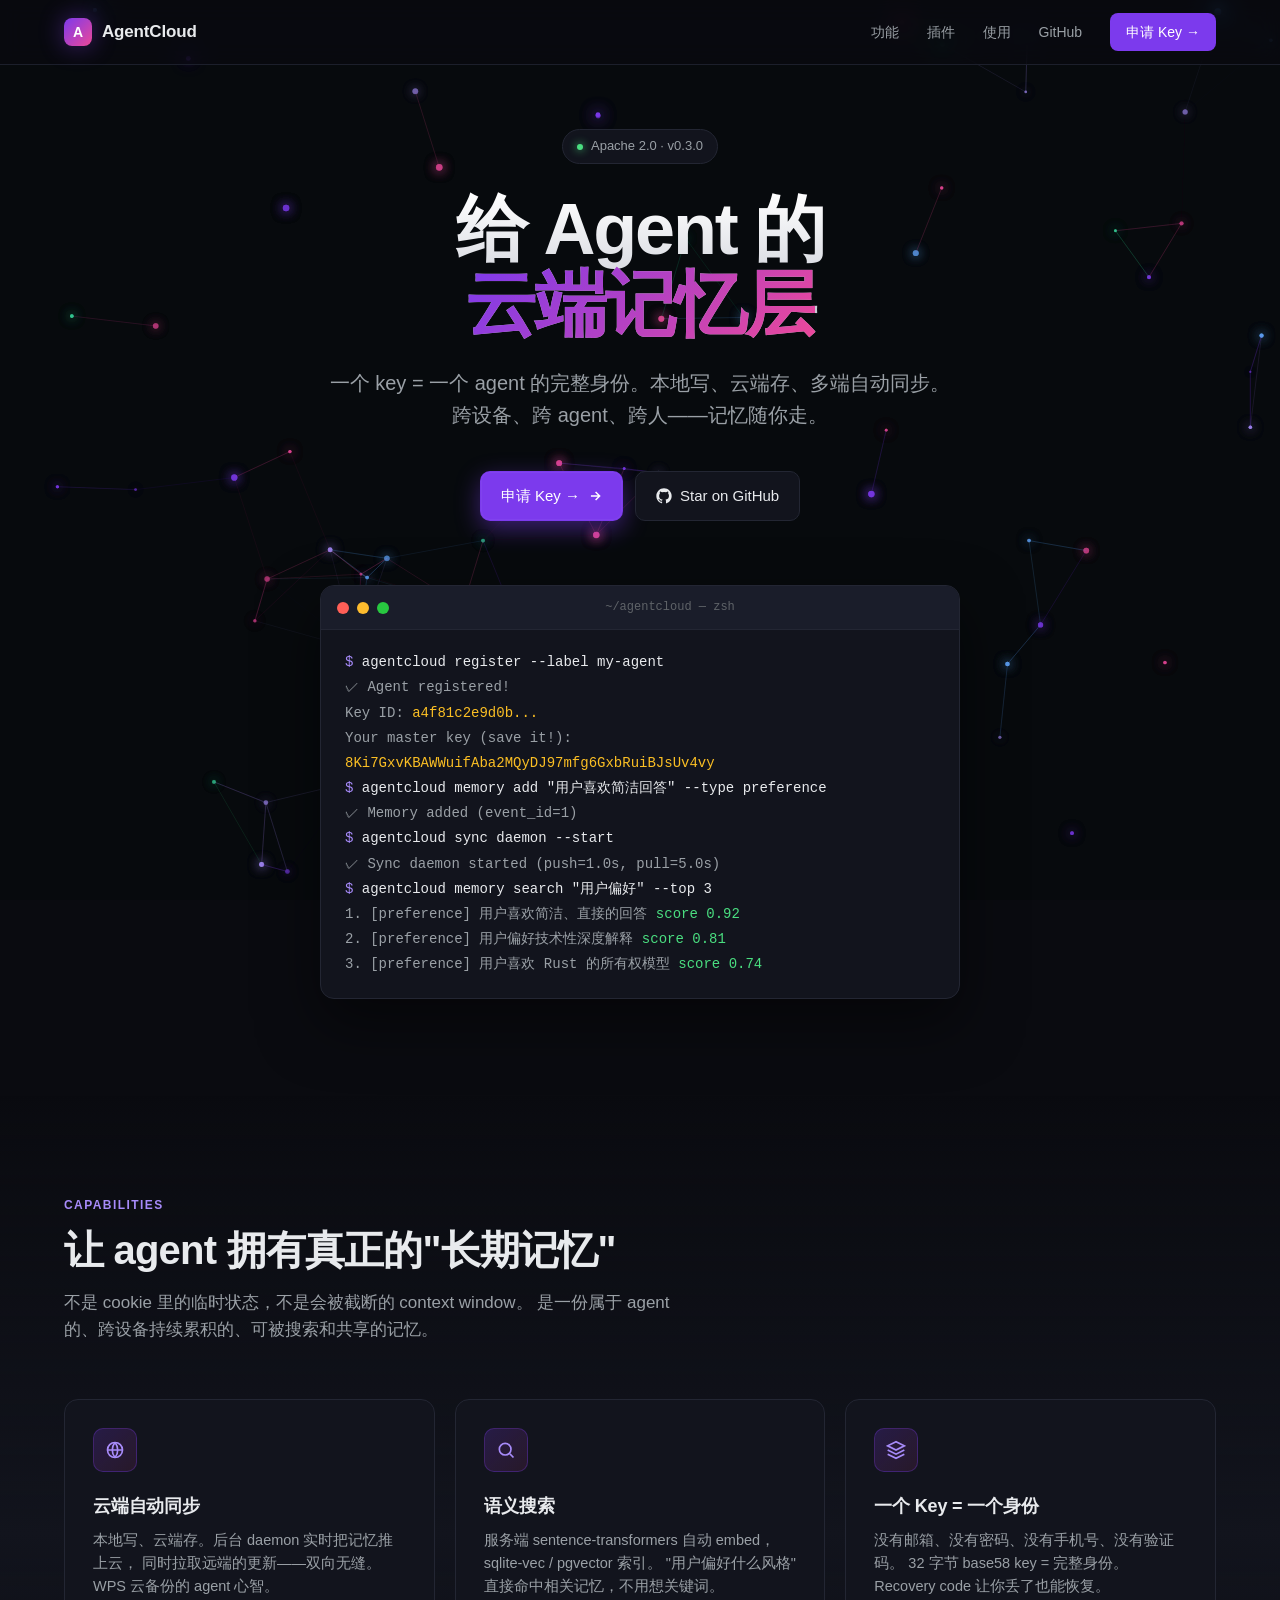
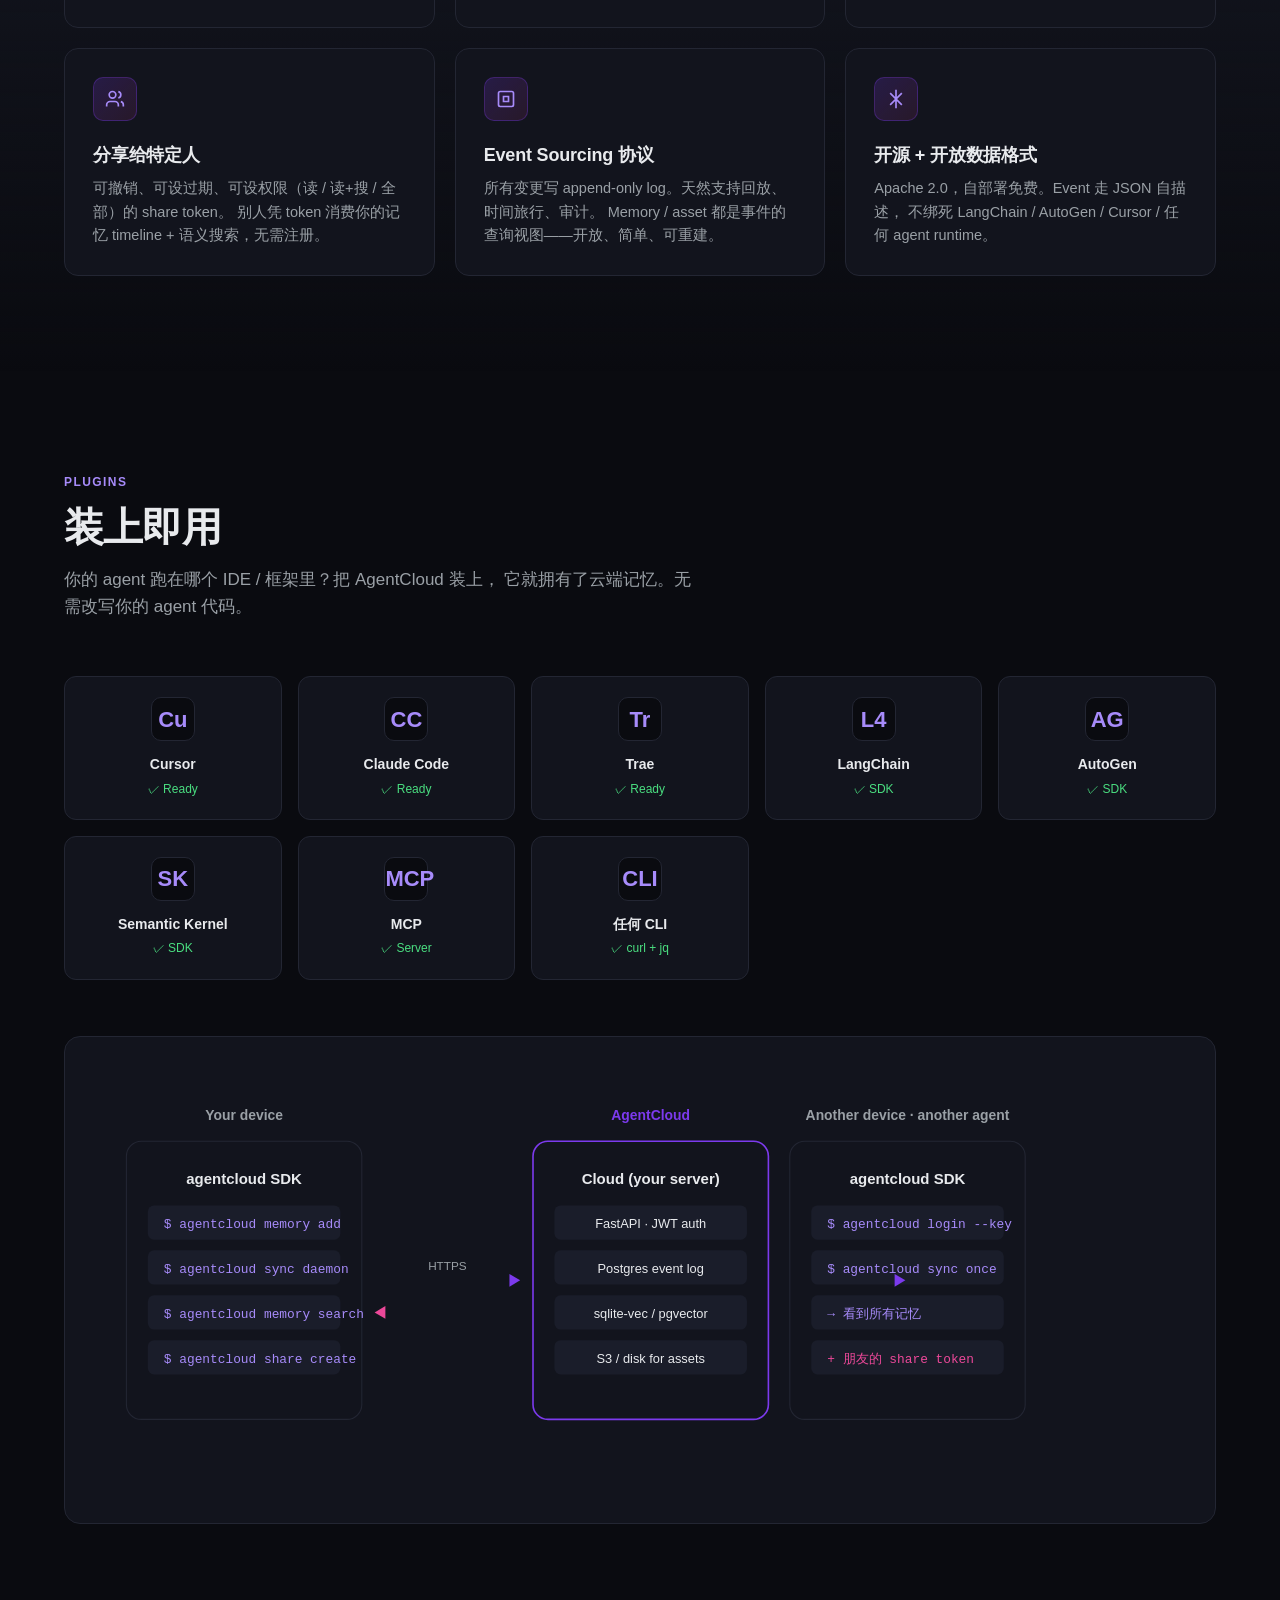
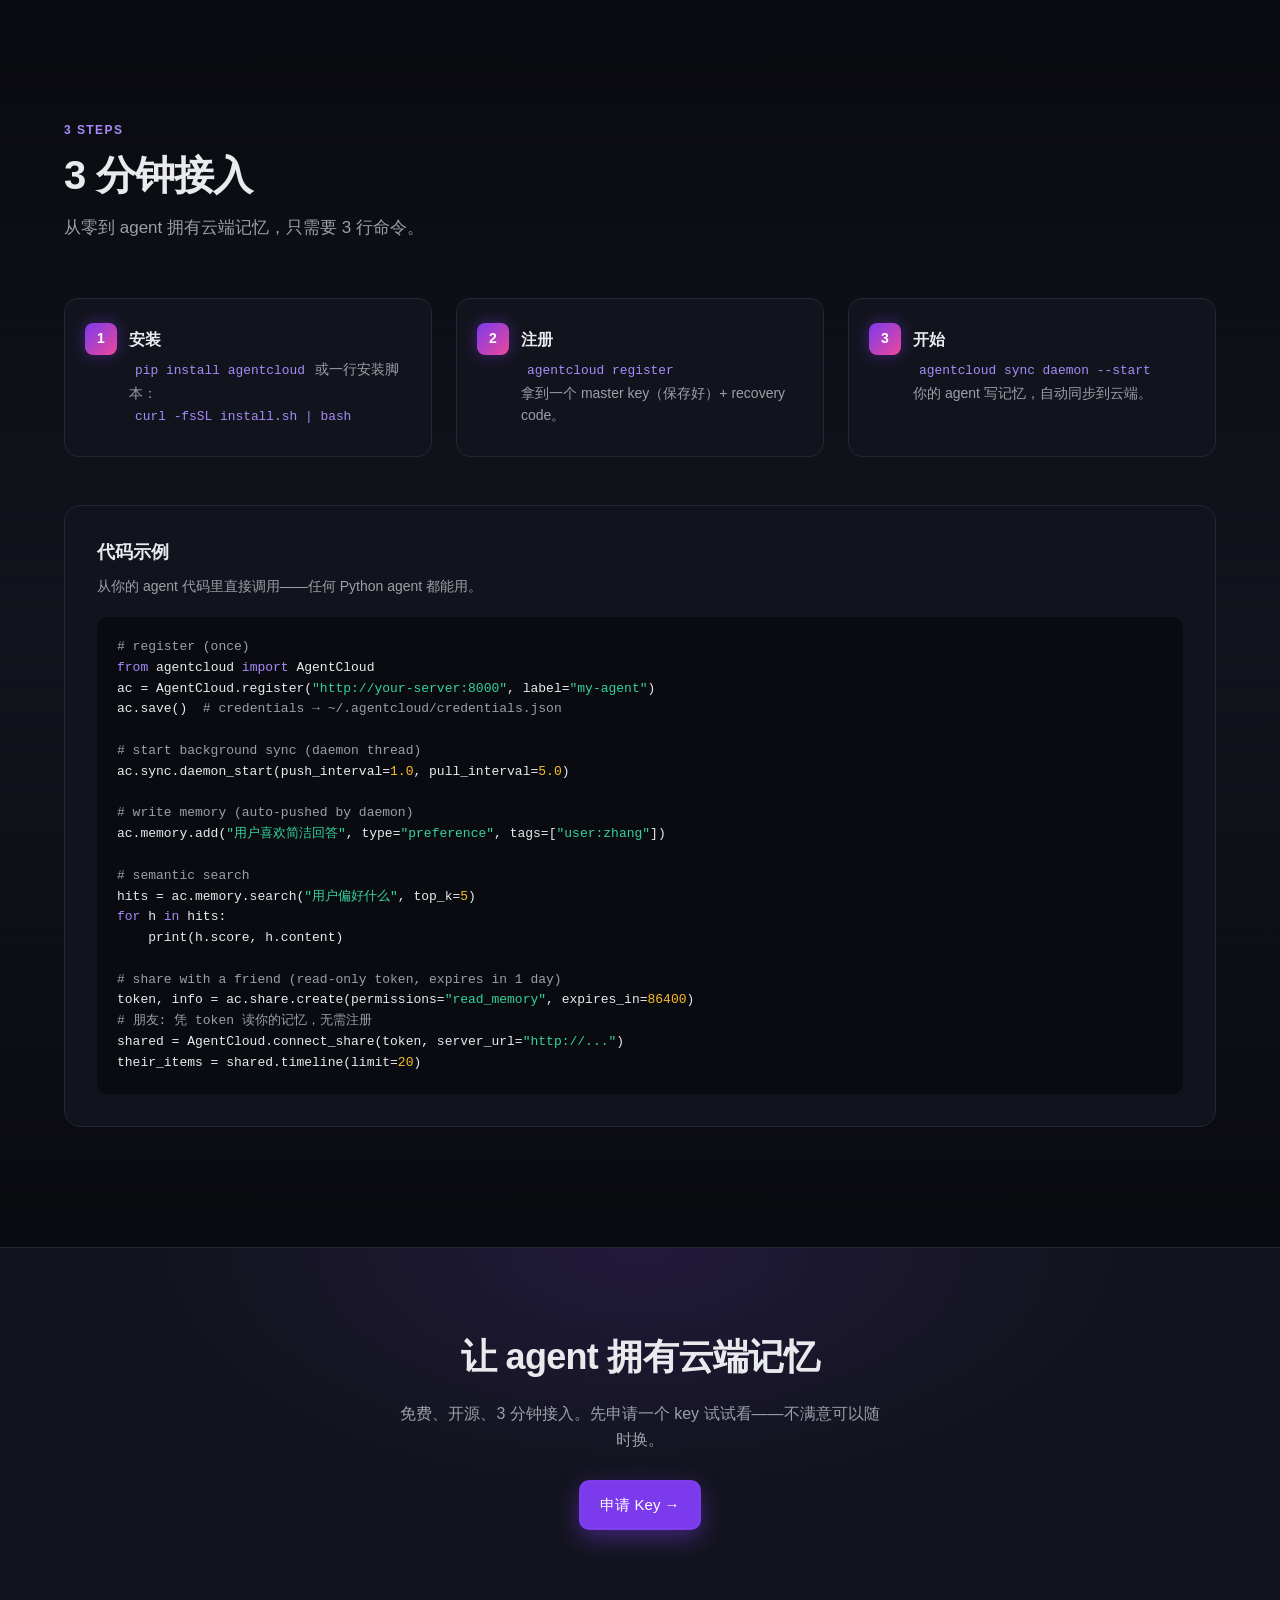
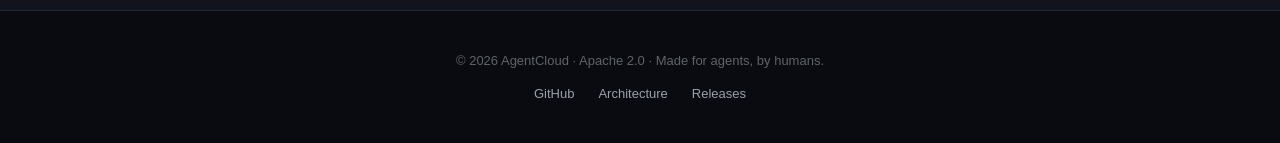
<file: docs/index.html>
<!DOCTYPE html>
<html lang="zh-CN">
<head>
    <meta charset="UTF-8">
    <meta name="viewport" content="width=device-width, initial-scale=1.0">
    <title>AgentCloud — Key-based cloud memory for AI agents</title>
    <meta name="description" content="Open-source, key-based cloud memory layer for AI agents. WPS-style sync across devices, semantic search, agent-to-agent sharing. One line to install.">
    <link rel="stylesheet" href="style.css">
    <link rel="icon" href="data:image/svg+xml,%3Csvg xmlns='http://www.w3.org/2000/svg' viewBox='0 0 32 32'%3E%3Crect width='32' height='32' rx='8' fill='%237C3AED'/%3E%3Ctext x='16' y='22' text-anchor='middle' font-family='sans-serif' font-size='18' font-weight='800' fill='white'%3EA%3C/text%3E%3C/svg%3E">
</head>
<body>

<canvas id="bg-canvas" class="bg-canvas" aria-hidden="true"></canvas>

<header class="topbar">
    <div class="container topbar__inner">
        <a href="index.html" class="brand">
            <span class="brand__mark">A</span>
            <span>AgentCloud</span>
        </a>
        <nav class="nav">
            <a href="#features">功能</a>
            <a href="#plugins">插件</a>
            <a href="#how">使用</a>
            <a href="https://github.com/qzpthuhhu/agentcloud" target="_blank" rel="noopener">GitHub</a>
            <a href="app.html" class="nav__cta">申请 Key →</a>
        </nav>
    </div>
</header>

<!-- ========== HERO ========== -->
<section class="hero">
    <div class="container">
        <div class="hero__eyebrow"><span class="dot"></span>Apache 2.0 · v0.3.0</div>
        <h1>
            给 Agent 的<br>
            <span class="accent">云端记忆层</span>
        </h1>
        <p class="hero__lede">
            一个 key = 一个 agent 的完整身份。本地写、云端存、多端自动同步。
            跨设备、跨 agent、跨人——记忆随你走。
        </p>
        <div class="hero__ctas">
            <a href="app.html" class="btn btn--primary">申请 Key  →
                <svg width="14" height="14" viewBox="0 0 24 24" fill="none" stroke="currentColor" stroke-width="2.5"><path d="M5 12h14M13 5l7 7-7 7"/></svg>
            </a>
            <a href="https://github.com/qzpthuhhu/agentcloud" class="btn btn--ghost" target="_blank" rel="noopener">
                <svg width="16" height="16" viewBox="0 0 24 24" fill="currentColor"><path d="M12 .5C5.65.5.5 5.65.5 12c0 5.08 3.29 9.39 7.86 10.91.58.11.79-.25.79-.56v-2c-3.2.7-3.87-1.37-3.87-1.37-.52-1.33-1.28-1.69-1.28-1.69-1.05-.72.08-.7.08-.7 1.16.08 1.77 1.19 1.77 1.19 1.03 1.76 2.7 1.25 3.36.96.1-.75.4-1.25.73-1.54-2.55-.29-5.23-1.28-5.23-5.69 0-1.26.45-2.28 1.18-3.09-.12-.29-.51-1.46.11-3.04 0 0 .97-.31 3.18 1.18a11 11 0 015.79 0c2.2-1.49 3.17-1.18 3.17-1.18.62 1.58.23 2.75.11 3.04.74.81 1.18 1.83 1.18 3.09 0 4.42-2.69 5.4-5.25 5.68.41.36.78 1.06.78 2.13v3.16c0 .31.21.68.8.56C20.21 21.39 23.5 17.08 23.5 12 23.5 5.65 18.35.5 12 .5z"/></svg>
                Star on GitHub
            </a>
        </div>

        <!-- Terminal mockup -->
        <div class="terminal reveal">
            <div class="terminal__bar">
                <span class="terminal__dot"></span>
                <span class="terminal__dot"></span>
                <span class="terminal__dot"></span>
                <span class="terminal__title">~/agentcloud — zsh</span>
            </div>
            <div class="terminal__body">
                <div><span class="t-prompt">$</span> <span class="t-cmd">agentcloud register --label my-agent</span></div>
                <div class="t-out">  ✓ Agent registered!</div>
                <div class="t-out">  Key ID:  <span class="t-key">a4f81c2e9d0b...</span></div>
                <div class="t-out">  Your master key (save it!):</div>
                <div class="t-out">  <span class="t-key">8Ki7GxvKBAWWuifAba2MQyDJ97mfg6GxbRuiBJsUv4vy</span></div>
                <div><span class="t-prompt">$</span> <span class="t-cmd">agentcloud memory add "用户喜欢简洁回答" --type preference</span></div>
                <div class="t-out">  ✓ Memory added (event_id=1)</div>
                <div><span class="t-prompt">$</span> <span class="t-cmd">agentcloud sync daemon --start</span></div>
                <div class="t-out">  ✓ Sync daemon started (push=1.0s, pull=5.0s)</div>
                <div><span class="t-prompt">$</span> <span class="t-cmd">agentcloud memory search "用户偏好" --top 3</span></div>
                <div class="t-out">  1. [preference] 用户喜欢简洁、直接的回答 <span class="t-success">score 0.92</span></div>
                <div class="t-out">  2. [preference] 用户偏好技术性深度解释 <span class="t-success">score 0.81</span></div>
                <div class="t-out">  3. [preference] 用户喜欢 Rust 的所有权模型 <span class="t-success">score 0.74</span></div>
            </div>
        </div>
    </div>
</section>

<!-- ========== FEATURES ========== -->
<section id="features" class="section section--alt">
    <div class="container">
        <div class="reveal">
            <span class="eyebrow">Capabilities</span>
            <h2 class="section__title">让 agent 拥有真正的"长期记忆"</h2>
            <p class="section__lede">
                不是 cookie 里的临时状态，不是会被截断的 context window。
                是一份属于 agent 的、跨设备持续累积的、可被搜索和共享的记忆。
            </p>
        </div>

        <div class="grid grid--3 reveal">
            <div class="card">
                <div class="card__icon">
                    <svg width="20" height="20" viewBox="0 0 24 24" fill="none" stroke="currentColor" stroke-width="2"><path d="M21 12a9 9 0 11-18 0 9 9 0 0118 0z"/><path d="M3 12h18M12 3a14 14 0 010 18M12 3a14 14 0 000 18"/></svg>
                </div>
                <h3>云端自动同步</h3>
                <p>本地写、云端存。后台 daemon 实时把记忆推上云，
                同时拉取远端的更新——双向无缝。WPS 云备份的 agent 心智。</p>
            </div>

            <div class="card">
                <div class="card__icon">
                    <svg width="20" height="20" viewBox="0 0 24 24" fill="none" stroke="currentColor" stroke-width="2"><circle cx="11" cy="11" r="7"/><path d="M21 21l-4.3-4.3"/></svg>
                </div>
                <h3>语义搜索</h3>
                <p>服务端 sentence-transformers 自动 embed，sqlite-vec / pgvector 索引。
                "用户偏好什么风格" 直接命中相关记忆，不用想关键词。</p>
            </div>

            <div class="card">
                <div class="card__icon">
                    <svg width="20" height="20" viewBox="0 0 24 24" fill="none" stroke="currentColor" stroke-width="2"><path d="M12 2L2 7l10 5 10-5-10-5zM2 17l10 5 10-5M2 12l10 5 10-5"/></svg>
                </div>
                <h3>一个 Key = 一个身份</h3>
                <p>没有邮箱、没有密码、没有手机号、没有验证码。
                32 字节 base58 key = 完整身份。Recovery code 让你丢了也能恢复。</p>
            </div>

            <div class="card">
                <div class="card__icon">
                    <svg width="20" height="20" viewBox="0 0 24 24" fill="none" stroke="currentColor" stroke-width="2"><path d="M16 21v-2a4 4 0 00-4-4H6a4 4 0 00-4 4v2"/><circle cx="9" cy="7" r="4"/><path d="M22 21v-2a4 4 0 00-3-3.87M16 3.13a4 4 0 010 7.75"/></svg>
                </div>
                <h3>分享给特定人</h3>
                <p>可撤销、可设过期、可设权限（读 / 读+搜 / 全部）的 share token。
                别人凭 token 消费你的记忆 timeline + 语义搜索，无需注册。</p>
            </div>

            <div class="card">
                <div class="card__icon">
                    <svg width="20" height="20" viewBox="0 0 24 24" fill="none" stroke="currentColor" stroke-width="2"><rect x="3" y="3" width="18" height="18" rx="2"/><path d="M9 9h6v6H9z"/></svg>
                </div>
                <h3>Event Sourcing 协议</h3>
                <p>所有变更写 append-only log。天然支持回放、时间旅行、审计。
                Memory / asset 都是事件的查询视图——开放、简单、可重建。</p>
            </div>

            <div class="card">
                <div class="card__icon">
                    <svg width="20" height="20" viewBox="0 0 24 24" fill="none" stroke="currentColor" stroke-width="2"><path d="M12 1v22M5 5l14 14M19 5L5 19"/></svg>
                </div>
                <h3>开源 + 开放数据格式</h3>
                <p>Apache 2.0，自部署免费。Event 走 JSON 自描述，
                不绑死 LangChain / AutoGen / Cursor / 任何 agent runtime。</p>
            </div>
        </div>
    </div>
</section>

<!-- ========== PLUGINS ========== -->
<section id="plugins" class="section">
    <div class="container">
        <div class="reveal">
            <span class="eyebrow">Plugins</span>
            <h2 class="section__title">装上即用</h2>
            <p class="section__lede">
                你的 agent 跑在哪个 IDE / 框架里？把 AgentCloud 装上，
                它就拥有了云端记忆。无需改写你的 agent 代码。
            </p>
        </div>

        <div class="plugins reveal">
            <div class="plugin">
                <div class="plugin__logo">Cu</div>
                <div class="plugin__name">Cursor</div>
                <div class="plugin__status plugin__status--ready">✓ Ready</div>
            </div>
            <div class="plugin">
                <div class="plugin__logo">CC</div>
                <div class="plugin__name">Claude Code</div>
                <div class="plugin__status plugin__status--ready">✓ Ready</div>
            </div>
            <div class="plugin">
                <div class="plugin__logo">Tr</div>
                <div class="plugin__name">Trae</div>
                <div class="plugin__status plugin__status--ready">✓ Ready</div>
            </div>
            <div class="plugin">
                <div class="plugin__logo">L4</div>
                <div class="plugin__name">LangChain</div>
                <div class="plugin__status plugin__status--ready">✓ SDK</div>
            </div>
            <div class="plugin">
                <div class="plugin__logo">AG</div>
                <div class="plugin__name">AutoGen</div>
                <div class="plugin__status plugin__status--ready">✓ SDK</div>
            </div>
            <div class="plugin">
                <div class="plugin__logo">SK</div>
                <div class="plugin__name">Semantic Kernel</div>
                <div class="plugin__status plugin__status--ready">✓ SDK</div>
            </div>
            <div class="plugin">
                <div class="plugin__logo">MCP</div>
                <div class="plugin__name">MCP</div>
                <div class="plugin__status plugin__status--ready">✓ Server</div>
            </div>
            <div class="plugin">
                <div class="plugin__logo">CLI</div>
                <div class="plugin__name">任何 CLI</div>
                <div class="plugin__status plugin__status--ready">✓ curl + jq</div>
            </div>
        </div>

        <div class="arch reveal" style="margin-top:56px">
            <svg viewBox="0 0 1000 380" xmlns="http://www.w3.org/2000/svg" style="width:100%;height:auto">
                <defs>
                    <linearGradient id="grad" x1="0" y1="0" x2="1" y2="1">
                        <stop offset="0%" stop-color="#7C3AED"/>
                        <stop offset="100%" stop-color="#ec4899"/>
                    </linearGradient>
                </defs>
                <!-- left: client -->
                <g>
                    <rect x="20" y="60" width="220" height="260" rx="14" fill="#12141d" stroke="#232633"/>
                    <text x="130" y="40" text-anchor="middle" font-family="Inter,sans-serif" font-size="13" font-weight="600" fill="#9aa0a6">Your device</text>
                    <text x="130" y="100" text-anchor="middle" font-family="Inter,sans-serif" font-size="14" font-weight="700" fill="#e8eaed">agentcloud SDK</text>
                    <rect x="40" y="120" width="180" height="32" rx="6" fill="#1a1d2a"/>
                    <text x="55" y="141" font-family="JetBrains Mono,monospace" font-size="12" fill="#a78bfa">$ agentcloud memory add</text>
                    <rect x="40" y="162" width="180" height="32" rx="6" fill="#1a1d2a"/>
                    <text x="55" y="183" font-family="JetBrains Mono,monospace" font-size="12" fill="#a78bfa">$ agentcloud sync daemon</text>
                    <rect x="40" y="204" width="180" height="32" rx="6" fill="#1a1d2a"/>
                    <text x="55" y="225" font-family="JetBrains Mono,monospace" font-size="12" fill="#a78bfa">$ agentcloud memory search</text>
                    <rect x="40" y="246" width="180" height="32" rx="6" fill="#1a1d2a"/>
                    <text x="55" y="267" font-family="JetBrains Mono,monospace" font-size="12" fill="#a78bfa">$ agentcloud share create</text>
                </g>

                <!-- arrow -->
                <g>
                    <path d="M 260 190 L 380 190" stroke="url(#grad)" stroke-width="2" stroke-dasharray="6 4" fill="none">
                        <animate attributeName="stroke-dashoffset" values="0;-20" dur="1.2s" repeatCount="indefinite"/>
                    </path>
                    <polygon points="378,184 388,190 378,196" fill="#7C3AED"/>
                    <text x="320" y="180" text-anchor="middle" font-family="Inter,sans-serif" font-size="11" fill="#9aa0a6">HTTPS</text>
                </g>

                <!-- middle: cloud -->
                <g>
                    <rect x="400" y="60" width="220" height="260" rx="14" fill="#12141d" stroke="#7C3AED" stroke-width="1.5"/>
                    <text x="510" y="40" text-anchor="middle" font-family="Inter,sans-serif" font-size="13" font-weight="600" fill="#7C3AED">AgentCloud</text>
                    <text x="510" y="100" text-anchor="middle" font-family="Inter,sans-serif" font-size="14" font-weight="700" fill="#e8eaed">Cloud (your server)</text>
                    <rect x="420" y="120" width="180" height="32" rx="6" fill="#1a1d2a"/>
                    <text x="510" y="141" text-anchor="middle" font-family="Inter,sans-serif" font-size="12" fill="#e8eaed">FastAPI · JWT auth</text>
                    <rect x="420" y="162" width="180" height="32" rx="6" fill="#1a1d2a"/>
                    <text x="510" y="183" text-anchor="middle" font-family="Inter,sans-serif" font-size="12" fill="#e8eaed">Postgres event log</text>
                    <rect x="420" y="204" width="180" height="32" rx="6" fill="#1a1d2a"/>
                    <text x="510" y="225" text-anchor="middle" font-family="Inter,sans-serif" font-size="12" fill="#e8eaed">sqlite-vec / pgvector</text>
                    <rect x="420" y="246" width="180" height="32" rx="6" fill="#1a1d2a"/>
                    <text x="510" y="267" text-anchor="middle" font-family="Inter,sans-serif" font-size="12" fill="#e8eaed">S3 / disk for assets</text>
                </g>

                <!-- arrow back -->
                <g>
                    <path d="M 380 220 L 260 220" stroke="url(#grad)" stroke-width="2" stroke-dasharray="6 4" fill="none">
                        <animate attributeName="stroke-dashoffset" values="0;20" dur="1.2s" repeatCount="indefinite"/>
                    </path>
                    <polygon points="262,214 252,220 262,226" fill="#ec4899"/>
                </g>

                <!-- right: another device / another agent -->
                <g>
                    <rect x="640" y="60" width="220" height="260" rx="14" fill="#12141d" stroke="#232633"/>
                    <text x="750" y="40" text-anchor="middle" font-family="Inter,sans-serif" font-size="13" font-weight="600" fill="#9aa0a6">Another device · another agent</text>
                    <text x="750" y="100" text-anchor="middle" font-family="Inter,sans-serif" font-size="14" font-weight="700" fill="#e8eaed">agentcloud SDK</text>
                    <rect x="660" y="120" width="180" height="32" rx="6" fill="#1a1d2a"/>
                    <text x="675" y="141" font-family="JetBrains Mono,monospace" font-size="12" fill="#a78bfa">$ agentcloud login --key</text>
                    <rect x="660" y="162" width="180" height="32" rx="6" fill="#1a1d2a"/>
                    <text x="675" y="183" font-family="JetBrains Mono,monospace" font-size="12" fill="#a78bfa">$ agentcloud sync once</text>
                    <rect x="660" y="204" width="180" height="32" rx="6" fill="#1a1d2a"/>
                    <text x="675" y="225" font-family="JetBrains Mono,monospace" font-size="12" fill="#a78bfa">→ 看到所有记忆</text>
                    <rect x="660" y="246" width="180" height="32" rx="6" fill="#1a1d2a"/>
                    <text x="675" y="267" font-family="JetBrains Mono,monospace" font-size="12" fill="#ec4899">+ 朋友的 share token</text>
                </g>

                <g>
                    <path d="M 620 190 L 740 190" stroke="url(#grad)" stroke-width="2" stroke-dasharray="6 4" fill="none">
                        <animate attributeName="stroke-dashoffset" values="0;-20" dur="1.2s" repeatCount="indefinite"/>
                    </path>
                    <polygon points="738,184 748,190 738,196" fill="#7C3AED"/>
                </g>
            </svg>
        </div>
    </div>
</section>

<!-- ========== HOW IT WORKS ========== -->
<section id="how" class="section section--alt">
    <div class="container">
        <div class="reveal">
            <span class="eyebrow">3 steps</span>
            <h2 class="section__title">3 分钟接入</h2>
            <p class="section__lede">从零到 agent 拥有云端记忆，只需要 3 行命令。</p>
        </div>

        <div class="steps reveal">
            <div class="step">
                <div class="step__num">1</div>
                <h4>安装</h4>
                <p><code>pip install agentcloud</code> 或一行安装脚本：<br><code>curl -fsSL install.sh | bash</code></p>
            </div>
            <div class="step">
                <div class="step__num">2</div>
                <h4>注册</h4>
                <p><code>agentcloud register</code><br>拿到一个 master key（保存好）+ recovery code。</p>
            </div>
            <div class="step">
                <div class="step__num">3</div>
                <h4>开始</h4>
                <p><code>agentcloud sync daemon --start</code><br>你的 agent 写记忆，自动同步到云端。</p>
            </div>
        </div>

        <div class="panel reveal" style="margin-top:48px;max-width:none">
            <h2>代码示例</h2>
            <p class="panel__hint">从你的 agent 代码里直接调用——任何 Python agent 都能用。</p>
<pre style="background:var(--bg);padding:20px;border-radius:10px;overflow-x:auto;font-size:13px;line-height:1.6"><span style="color:#9aa0a6"># register (once)</span>
<span style="color:#a78bfa">from</span> agentcloud <span style="color:#a78bfa">import</span> AgentCloud
ac = AgentCloud.register(<span style="color:#34d399">"http://your-server:8000"</span>, label=<span style="color:#34d399">"my-agent"</span>)
ac.save()  <span style="color:#9aa0a6"># credentials → ~/.agentcloud/credentials.json</span>

<span style="color:#9aa0a6"># start background sync (daemon thread)</span>
ac.sync.daemon_start(push_interval=<span style="color:#fbbf24">1.0</span>, pull_interval=<span style="color:#fbbf24">5.0</span>)

<span style="color:#9aa0a6"># write memory (auto-pushed by daemon)</span>
ac.memory.add(<span style="color:#34d399">"用户喜欢简洁回答"</span>, type=<span style="color:#34d399">"preference"</span>, tags=[<span style="color:#34d399">"user:zhang"</span>])

<span style="color:#9aa0a6"># semantic search</span>
hits = ac.memory.search(<span style="color:#34d399">"用户偏好什么"</span>, top_k=<span style="color:#fbbf24">5</span>)
<span style="color:#a78bfa">for</span> h <span style="color:#a78bfa">in</span> hits:
    print(h.score, h.content)

<span style="color:#9aa0a6"># share with a friend (read-only token, expires in 1 day)</span>
token, info = ac.share.create(permissions=<span style="color:#34d399">"read_memory"</span>, expires_in=<span style="color:#fbbf24">86400</span>)
<span style="color:#9aa0a6"># 朋友: 凭 token 读你的记忆，无需注册</span>
shared = AgentCloud.connect_share(token, server_url=<span style="color:#34d399">"http://..."</span>)
their_items = shared.timeline(limit=<span style="color:#fbbf24">20</span>)</pre>
        </div>
    </div>
</section>

<!-- ========== CTA ========== -->
<section class="cta">
    <h2>让 agent 拥有云端记忆</h2>
    <p>免费、开源、3 分钟接入。先申请一个 key 试试看——不满意可以随时换。</p>
    <a href="app.html" class="btn btn--primary">申请 Key  →</a>
</section>

<footer class="footer">
    <div>© 2026 AgentCloud · Apache 2.0 · Made for agents, by humans.</div>
    <div class="footer__links">
        <a href="https://github.com/qzpthuhhu/agentcloud" target="_blank" rel="noopener">GitHub</a>
        <a href="https://github.com/qzpthuhhu/agentcloud/blob/main/docs/architecture.md" target="_blank" rel="noopener">Architecture</a>
        <a href="https://github.com/qzpthuhhu/agentcloud/releases" target="_blank" rel="noopener">Releases</a>
    </div>
</footer>

<script src="app.js"></script>
</body>
</html>
</file>
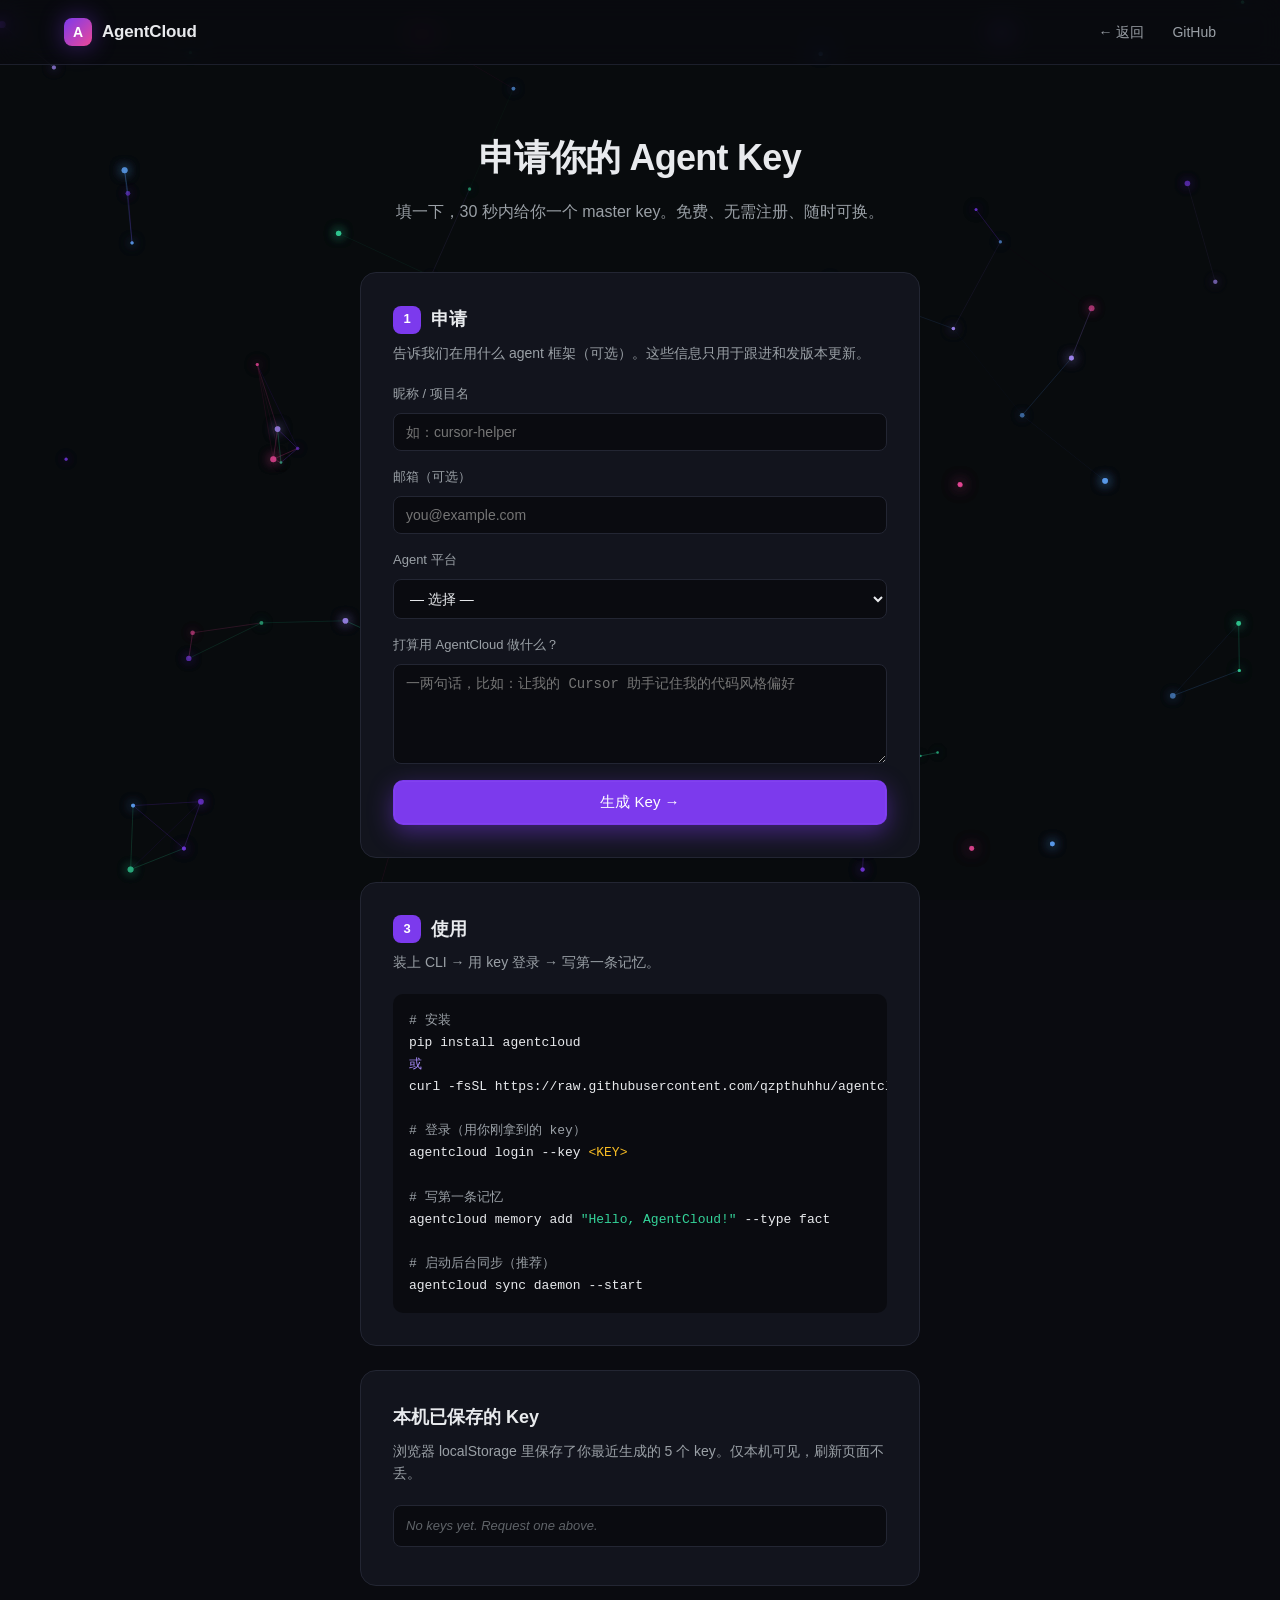
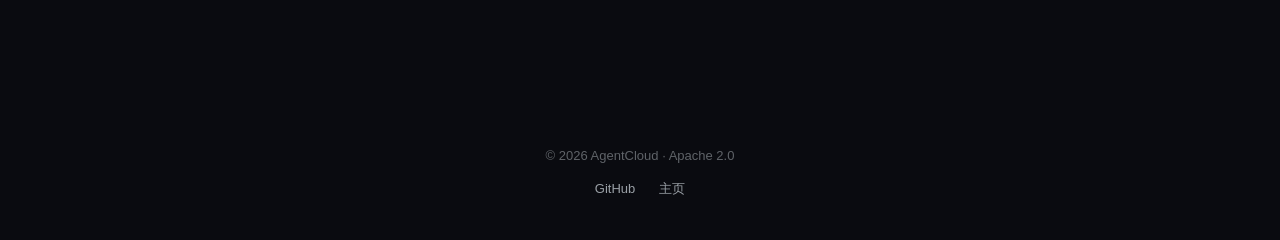
<file: docs/app.html>
<!DOCTYPE html>
<html lang="zh-CN">
<head>
    <meta charset="UTF-8">
    <meta name="viewport" content="width=device-width, initial-scale=1.0">
    <title>申请 Key · AgentCloud</title>
    <meta name="agentcloud-server" content="https://roommates-comfortable-invest-investigate.trycloudflare.com">
    <link rel="stylesheet" href="style.css">
    <link rel="icon" href="data:image/svg+xml,%3Csvg xmlns='http://www.w3.org/2000/svg' viewBox='0 0 32 32'%3E%3Crect width='32' height='32' rx='8' fill='%237C3AED'/%3E%3Ctext x='16' y='22' text-anchor='middle' font-family='sans-serif' font-size='18' font-weight='800' fill='white'%3EA%3C/text%3E%3C/svg%3E">
</head>
<body>

<canvas id="bg-canvas" class="bg-canvas" aria-hidden="true"></canvas>

<header class="topbar">
    <div class="container topbar__inner">
        <a href="index.html" class="brand">
            <span class="brand__mark">A</span>
            <span>AgentCloud</span>
        </a>
        <nav class="nav">
            <a href="index.html">← 返回</a>
            <a href="https://github.com/qzpthuhhu/agentcloud" target="_blank" rel="noopener">GitHub</a>
        </nav>
    </div>
</header>

<main class="app container">

    <div class="app__head">
        <h1>申请你的 Agent Key</h1>
        <p>填一下，30 秒内给你一个 master key。免费、无需注册、随时可换。</p>
    </div>

    <!-- Step 1: request -->
    <section class="panel reveal">
        <h2><span class="num">1</span> 申请</h2>
        <p class="panel__hint">告诉我们在用什么 agent 框架（可选）。这些信息只用于跟进和发版本更新。</p>
        <form id="request-form">
            <div class="form-row">
                <label for="name">昵称 / 项目名</label>
                <input class="input" type="text" id="name" name="name" placeholder="如：cursor-helper" required>
            </div>
            <div class="form-row">
                <label for="email">邮箱（可选）</label>
                <input class="input" type="email" id="email" name="email" placeholder="you@example.com">
            </div>
            <div class="form-row">
                <label for="agent_platform">Agent 平台</label>
                <select class="select" id="agent_platform" name="agent_platform">
                    <option value="">— 选择 —</option>
                    <option value="cursor">Cursor</option>
                    <option value="claude-code">Claude Code</option>
                    <option value="trae">Trae</option>
                    <option value="langchain">LangChain / LlamaIndex</option>
                    <option value="autogen">AutoGen / CrewAI</option>
                    <option value="coze">Coze / Dify</option>
                    <option value="self-hosted">自研 / 其他</option>
                </select>
            </div>
            <div class="form-row">
                <label for="use_case">打算用 AgentCloud 做什么？</label>
                <textarea class="textarea" id="use_case" name="use_case" placeholder="一两句话，比如：让我的 Cursor 助手记住我的代码风格偏好"></textarea>
            </div>
            <div class="btn-row">
                <button type="submit" class="btn btn--primary">生成 Key  →</button>
            </div>
        </form>
    </section>

    <!-- Step 2: get the key -->
    <section id="key-result" class="panel reveal" style="display:none">
        <h2><span class="num">2</span> 你的 Key</h2>
        <p class="panel__hint">
            <strong style="color:var(--warning)">⚠ 只显示一次</strong>。
            立即保存到密码管理器。我们服务端只存 hash，丢了只能靠 recovery code 找回。
        </p>
        <div class="alert alert--success" id="success-alert">
            ✓ Key 已生成。下方复制保存。
        </div>
        <div class="alert alert--error" id="error-alert" style="background:rgba(248,113,113,0.08);border:1px solid rgba(248,113,113,0.3);color:var(--error)"></div>

        <div style="font-size:13px;color:var(--text-dim);margin-bottom:6px">Key ID</div>
        <div class="key-display" style="color:var(--accent-2);font-size:13px" id="key-id">—</div>

        <div style="font-size:13px;color:var(--text-dim);margin-bottom:6px">Master Key</div>
        <div class="key-display" id="key-value">
            <button class="key-display__copy" onclick="copyToClipboard(document.getElementById('key-value').textContent.trim(), this)">Copy</button>
            —
        </div>

        <div style="font-size:13px;color:var(--text-dim);margin-bottom:6px">Recovery Code（丢了 key 时用）</div>
        <div class="key-display" id="key-recovery" style="color:var(--text-dim)">
            <button class="key-display__copy" onclick="copyToClipboard(document.getElementById('key-recovery').textContent.trim(), this)">Copy</button>
            —
        </div>
    </section>

    <!-- Step 3: how to use -->
    <section class="panel reveal">
        <h2><span class="num">3</span> 使用</h2>
        <p class="panel__hint">装上 CLI → 用 key 登录 → 写第一条记忆。</p>
<pre style="background:var(--bg);padding:16px;border-radius:10px;overflow-x:auto;font-size:13px;line-height:1.7">
<span style="color:#9aa0a6"># 安装</span>
pip install agentcloud
<span style="color:#a78bfa">或</span>
curl -fsSL https://raw.githubusercontent.com/qzpthuhhu/agentcloud/main/install.sh | bash

<span style="color:#9aa0a6"># 登录（用你刚拿到的 key）</span>
agentcloud login --key <span style="color:var(--warning)">&lt;KEY&gt;</span>

<span style="color:#9aa0a6"># 写第一条记忆</span>
agentcloud memory add <span style="color:#34d399">"Hello, AgentCloud!"</span> --type fact

<span style="color:#9aa0a6"># 启动后台同步（推荐）</span>
agentcloud sync daemon --start
</pre>
    </section>

    <!-- Local key history -->
    <section class="panel reveal">
        <h2>本机已保存的 Key</h2>
        <p class="panel__hint">浏览器 localStorage 里保存了你最近生成的 5 个 key。仅本机可见，刷新页面不丢。</p>
        <ul class="key-list" id="key-list"></ul>
    </section>

    <div class="alert alert--info" style="margin-top:32px;max-width:560px;margin-left:auto;margin-right:auto">
        💡 本页面已连接真实后端（Cloudflare Tunnel → 你的本机 AgentCloud 服务）。
        填表后立刻拿到真的 master key + recovery code，可直接 <code>agentcloud login --key</code> 登录。
    </div>
</main>

<footer class="footer">
    <div>© 2026 AgentCloud · Apache 2.0</div>
    <div class="footer__links">
        <a href="https://github.com/qzpthuhhu/agentcloud" target="_blank" rel="noopener">GitHub</a>
        <a href="index.html">主页</a>
    </div>
</footer>

<script src="app.js"></script>
</body>
</html>
</file>
<file: docs/style.css>
/* AgentCloud — Site
   Dark, purple-accent (#7C3AED), with agent-in-cloud visual feel.
   No external CSS frameworks. Hand-tuned typography & motion.
*/

:root {
    --bg: #0a0b10;
    --bg-elev: #12141d;
    --bg-elev-2: #1a1d2a;
    --line: #232633;
    --line-soft: #1c1f2b;
    --text: #e8eaed;
    --text-dim: #9aa0a6;
    --text-faint: #5f6368;
    --accent: #7C3AED;
    --accent-2: #a78bfa;
    --accent-glow: rgba(124, 58, 237, 0.45);
    --success: #4ade80;
    --warning: #fbbf24;
    --error: #f87171;

    --font-sans: "Inter", -apple-system, BlinkMacSystemFont, "Segoe UI", "Helvetica Neue",
                 "PingFang SC", "Microsoft YaHei", sans-serif;
    --font-mono: "JetBrains Mono", "SF Mono", Menlo, Consolas, monospace;
}

*, *::before, *::after { box-sizing: border-box; margin: 0; padding: 0; }
html { scroll-behavior: smooth; }
body {
    background: var(--bg);
    color: var(--text);
    font-family: var(--font-sans);
    line-height: 1.6;
    font-size: 16px;
    -webkit-font-smoothing: antialiased;
    overflow-x: hidden;
}
a { color: inherit; text-decoration: none; }
img, svg { max-width: 100%; display: block; }
button { font-family: inherit; cursor: pointer; border: none; background: none; color: inherit; }
code, pre {
    font-family: var(--font-mono);
    font-size: 0.92em;
}
code { background: var(--bg-elev); padding: 2px 6px; border-radius: 4px; color: var(--accent-2); }

/* ========== Reveal on scroll ========== */
.reveal {
    opacity: 0;
    transform: translateY(16px);
    transition: opacity .6s ease, transform .6s cubic-bezier(.22,1,.36,1);
}
.reveal--in {
    opacity: 1;
    transform: translateY(0);
}
.reveal:nth-child(2) { transition-delay: .08s; }
.reveal:nth-child(3) { transition-delay: .16s; }
.reveal:nth-child(4) { transition-delay: .24s; }

/* ========== Background canvas (the agent cloud) ========== */
.bg-canvas {
    position: fixed;
    inset: 0;
    z-index: 0;
    pointer-events: none;
}
.bg-canvas canvas { display: block; }

/* ========== Layout ========== */
.container { max-width: 1200px; margin: 0 auto; padding: 0 24px; position: relative; z-index: 1; }
.section { padding: 96px 0; position: relative; }
.section--alt { background: linear-gradient(180deg, transparent 0%, var(--bg-elev) 50%, transparent 100%); }

/* ========== Topbar ========== */
.topbar {
    position: sticky;
    top: 0;
    z-index: 10;
    backdrop-filter: blur(12px) saturate(160%);
    -webkit-backdrop-filter: blur(12px) saturate(160%);
    background: rgba(10, 11, 16, 0.72);
    border-bottom: 1px solid var(--line-soft);
}
.topbar__inner {
    display: flex;
    align-items: center;
    justify-content: space-between;
    height: 64px;
}
.brand {
    display: flex;
    align-items: center;
    gap: 10px;
    font-weight: 600;
    font-size: 17px;
    letter-spacing: -0.01em;
}
.brand__mark {
    width: 28px; height: 28px;
    border-radius: 8px;
    background: linear-gradient(135deg, var(--accent) 0%, #ec4899 100%);
    box-shadow: 0 0 24px var(--accent-glow);
    display: grid; place-items: center;
    font-size: 14px; font-weight: 800; color: white;
}
.nav { display: flex; gap: 28px; align-items: center; }
.nav a { color: var(--text-dim); font-size: 14px; transition: color .15s; }
.nav a:hover { color: var(--text); }
.nav__cta {
    background: var(--accent);
    color: white !important;
    padding: 8px 16px;
    border-radius: 8px;
    font-weight: 500;
    transition: all .15s;
}
.nav__cta:hover { background: var(--accent-2); box-shadow: 0 0 24px var(--accent-glow); }

@media (max-width: 720px) {
    .nav { gap: 14px; }
    .nav a:not(.nav__cta) { display: none; }
}

/* ========== Hero ========== */
.hero {
    min-height: 90vh;
    display: flex;
    align-items: center;
    padding: 64px 0 96px;
    text-align: center;
    position: relative;
}
.hero__eyebrow {
    display: inline-block;
    padding: 6px 14px;
    border-radius: 999px;
    border: 1px solid var(--line);
    background: var(--bg-elev);
    font-size: 13px;
    color: var(--text-dim);
    margin-bottom: 28px;
}
.hero__eyebrow .dot {
    display: inline-block;
    width: 6px; height: 6px;
    border-radius: 50%;
    background: var(--success);
    box-shadow: 0 0 8px var(--success);
    margin-right: 8px;
    vertical-align: middle;
}
.hero h1 {
    font-size: clamp(40px, 6vw, 72px);
    font-weight: 700;
    letter-spacing: -0.03em;
    line-height: 1.05;
    background: linear-gradient(180deg, #fff 0%, #b8bcc8 100%);
    -webkit-background-clip: text;
    background-clip: text;
    -webkit-text-fill-color: transparent;
    color: transparent;
    margin-bottom: 24px;
}
.hero h1 .accent {
    background: linear-gradient(135deg, var(--accent) 0%, #ec4899 100%);
    -webkit-background-clip: text;
    background-clip: text;
    -webkit-text-fill-color: transparent;
    color: transparent;
}
.hero__lede {
    font-size: clamp(17px, 1.6vw, 20px);
    color: var(--text-dim);
    max-width: 640px;
    margin: 0 auto 40px;
}
.hero__ctas {
    display: flex;
    gap: 12px;
    justify-content: center;
    flex-wrap: wrap;
    margin-bottom: 64px;
}
.btn {
    display: inline-flex;
    align-items: center;
    gap: 8px;
    padding: 12px 20px;
    border-radius: 10px;
    font-size: 15px;
    font-weight: 500;
    transition: all .15s;
    border: 1px solid transparent;
}
.btn--primary {
    background: var(--accent);
    color: white;
    box-shadow: 0 0 0 1px rgba(255,255,255,.04) inset, 0 8px 24px var(--accent-glow);
}
.btn--primary:hover {
    background: var(--accent-2);
    box-shadow: 0 0 0 1px rgba(255,255,255,.08) inset, 0 12px 32px var(--accent-glow);
    transform: translateY(-1px);
}
.btn--ghost {
    border-color: var(--line);
    color: var(--text);
    background: var(--bg-elev);
}
.btn--ghost:hover { border-color: var(--accent); color: var(--accent-2); }

/* ========== Hero mockup (terminal) ========== */
.terminal {
    max-width: 720px;
    margin: 0 auto;
    background: var(--bg-elev);
    border: 1px solid var(--line);
    border-radius: 14px;
    overflow: hidden;
    text-align: left;
    box-shadow: 0 24px 60px rgba(0,0,0,0.5);
}
.terminal__bar {
    display: flex;
    align-items: center;
    gap: 8px;
    padding: 12px 16px;
    background: var(--bg-elev-2);
    border-bottom: 1px solid var(--line);
}
.terminal__dot {
    width: 12px; height: 12px; border-radius: 50%;
    background: #ff5f57;
}
.terminal__dot:nth-child(2) { background: #febc2e; }
.terminal__dot:nth-child(3) { background: #28c840; }
.terminal__title {
    flex: 1;
    text-align: center;
    font-family: var(--font-mono);
    font-size: 12px;
    color: var(--text-faint);
}
.terminal__body {
    padding: 20px 24px;
    font-family: var(--font-mono);
    font-size: 14px;
    line-height: 1.8;
    color: var(--text);
    min-height: 280px;
}
.t-prompt { color: var(--accent-2); user-select: none; }
.t-cmd { color: var(--text); }
.t-out { color: var(--text-dim); }
.t-key { color: var(--warning); }
.t-success { color: var(--success); }

/* ========== Section header ========== */
.eyebrow {
    display: inline-block;
    text-transform: uppercase;
    letter-spacing: 0.12em;
    font-size: 12px;
    color: var(--accent-2);
    font-weight: 600;
    margin-bottom: 12px;
}
.section__title {
    font-size: clamp(28px, 3.5vw, 40px);
    font-weight: 700;
    letter-spacing: -0.02em;
    margin-bottom: 16px;
    line-height: 1.15;
}
.section__lede {
    font-size: 17px;
    color: var(--text-dim);
    max-width: 640px;
    margin-bottom: 56px;
}

/* ========== Feature grid ========== */
.grid { display: grid; gap: 20px; }
.grid--3 { grid-template-columns: repeat(auto-fit, minmax(280px, 1fr)); }
.grid--2 { grid-template-columns: repeat(auto-fit, minmax(360px, 1fr)); }
.card {
    background: var(--bg-elev);
    border: 1px solid var(--line);
    border-radius: 14px;
    padding: 28px;
    transition: all .2s;
    position: relative;
    overflow: hidden;
}
.card:hover {
    border-color: rgba(124, 58, 237, 0.4);
    transform: translateY(-2px);
    box-shadow: 0 12px 32px rgba(0,0,0,0.3);
}
.card__icon {
    width: 44px; height: 44px;
    border-radius: 10px;
    background: linear-gradient(135deg, rgba(124, 58, 237, 0.2) 0%, rgba(236, 72, 153, 0.1) 100%);
    border: 1px solid rgba(124, 58, 237, 0.3);
    display: grid; place-items: center;
    color: var(--accent-2);
    margin-bottom: 20px;
    font-size: 20px;
}
.card h3 {
    font-size: 18px;
    font-weight: 600;
    margin-bottom: 8px;
    letter-spacing: -0.01em;
}
.card p { color: var(--text-dim); font-size: 14.5px; line-height: 1.6; }

/* ========== Plugins section ========== */
.plugins {
    display: grid;
    grid-template-columns: repeat(auto-fit, minmax(180px, 1fr));
    gap: 16px;
    margin-top: 32px;
}
.plugin {
    background: var(--bg-elev);
    border: 1px solid var(--line);
    border-radius: 12px;
    padding: 20px;
    text-align: center;
    transition: all .2s;
}
.plugin:hover {
    border-color: var(--accent);
    background: var(--bg-elev-2);
}
.plugin__logo {
    width: 44px; height: 44px;
    border-radius: 10px;
    background: var(--bg);
    margin: 0 auto 12px;
    display: grid; place-items: center;
    font-size: 22px;
    font-weight: 700;
    color: var(--accent-2);
    border: 1px solid var(--line);
}
.plugin__name { font-weight: 600; font-size: 14px; margin-bottom: 4px; }
.plugin__status { font-size: 12px; color: var(--text-faint); }
.plugin__status--ready { color: var(--success); }
.plugin__status--soon { color: var(--warning); }

/* ========== Architecture diagram ========== */
.arch {
    background: var(--bg-elev);
    border: 1px solid var(--line);
    border-radius: 16px;
    padding: 40px;
    overflow-x: auto;
}
.arch svg { max-width: 100%; height: auto; }

/* ========== How it works ========== */
.steps { display: grid; grid-template-columns: repeat(auto-fit, minmax(260px, 1fr)); gap: 24px; }
.step {
    position: relative;
    padding: 28px 24px 28px 64px;
    background: var(--bg-elev);
    border: 1px solid var(--line);
    border-radius: 14px;
}
.step__num {
    position: absolute;
    left: 20px; top: 24px;
    width: 32px; height: 32px;
    border-radius: 8px;
    background: linear-gradient(135deg, var(--accent) 0%, #ec4899 100%);
    color: white;
    display: grid; place-items: center;
    font-weight: 700;
    font-size: 14px;
    box-shadow: 0 0 16px var(--accent-glow);
}
.step h4 { font-size: 16px; margin-bottom: 6px; }
.step p { font-size: 14px; color: var(--text-dim); }

/* ========== CTA / footer ========== */
.cta {
    text-align: center;
    padding: 80px 24px;
    background:
        radial-gradient(800px 400px at 50% 0%, rgba(124, 58, 237, 0.15) 0%, transparent 60%),
        var(--bg-elev);
    border-top: 1px solid var(--line);
    border-bottom: 1px solid var(--line);
}
.cta h2 {
    font-size: clamp(28px, 3vw, 36px);
    font-weight: 700;
    margin-bottom: 16px;
    letter-spacing: -0.02em;
}
.cta p { color: var(--text-dim); font-size: 16px; margin-bottom: 28px; max-width: 480px; margin-left: auto; margin-right: auto; }
.footer {
    padding: 40px 24px;
    text-align: center;
    color: var(--text-faint);
    font-size: 13px;
}
.footer a { color: var(--text-dim); }
.footer__links { display: flex; gap: 24px; justify-content: center; margin-top: 12px; }

/* ========== Key app page (app.html) ========== */
.app {
    min-height: 100vh;
    padding: 64px 0 96px;
}
.app__head { text-align: center; margin-bottom: 48px; }
.app__head h1 {
    font-size: 36px;
    font-weight: 700;
    margin-bottom: 12px;
    letter-spacing: -0.02em;
}
.app__head p { color: var(--text-dim); }

.panel {
    max-width: 560px;
    margin: 0 auto 24px;
    background: var(--bg-elev);
    border: 1px solid var(--line);
    border-radius: 16px;
    padding: 32px;
}
.panel h2 {
    font-size: 18px;
    margin-bottom: 8px;
    display: flex;
    align-items: center;
    gap: 10px;
}
.panel h2 .num {
    display: inline-grid; place-items: center;
    width: 28px; height: 28px;
    border-radius: 8px;
    background: var(--accent);
    color: white;
    font-size: 13px;
    font-weight: 700;
}
.panel__hint { font-size: 14px; color: var(--text-dim); margin-bottom: 20px; }

.form-row { display: flex; flex-direction: column; gap: 8px; margin-bottom: 16px; }
.form-row label { font-size: 13px; color: var(--text-dim); }
.input, .textarea, .select {
    width: 100%;
    background: var(--bg);
    border: 1px solid var(--line);
    color: var(--text);
    padding: 10px 12px;
    border-radius: 8px;
    font-size: 14px;
    font-family: inherit;
    outline: none;
    transition: border-color .15s;
}
.input:focus, .textarea:focus, .select:focus { border-color: var(--accent); }
.textarea { min-height: 100px; resize: vertical; font-family: var(--font-mono); }

.key-display {
    background: var(--bg);
    border: 1px solid var(--line);
    border-radius: 10px;
    padding: 16px;
    font-family: var(--font-mono);
    font-size: 14px;
    color: var(--warning);
    word-break: break-all;
    margin: 12px 0;
    position: relative;
}
.key-display__copy {
    position: absolute;
    top: 8px; right: 8px;
    padding: 4px 10px;
    border-radius: 6px;
    background: var(--bg-elev);
    border: 1px solid var(--line);
    font-size: 12px;
    color: var(--text-dim);
    transition: all .15s;
}
.key-display__copy:hover { color: var(--accent-2); border-color: var(--accent); }
.key-display__copy.copied { color: var(--success); border-color: var(--success); }

.alert {
    padding: 12px 16px;
    border-radius: 10px;
    font-size: 14px;
    margin-bottom: 16px;
    display: none;
}
.alert--show { display: block; }
.alert--success { background: rgba(74, 222, 128, 0.08); border: 1px solid rgba(74, 222, 128, 0.3); color: var(--success); }
.alert--info { background: rgba(124, 58, 237, 0.08); border: 1px solid rgba(124, 58, 237, 0.3); color: var(--accent-2); }

.btn-row { display: flex; gap: 8px; flex-wrap: wrap; }
.btn-row .btn { flex: 1; min-width: 140px; justify-content: center; }

/* key history list */
.key-list { list-style: none; margin-top: 16px; }
.key-list li {
    display: flex; align-items: center; justify-content: space-between;
    padding: 10px 12px;
    background: var(--bg);
    border: 1px solid var(--line);
    border-radius: 8px;
    margin-bottom: 6px;
    font-size: 13px;
}
.key-list__label { font-weight: 500; }
.key-list__id { color: var(--text-faint); font-family: var(--font-mono); font-size: 12px; }
.key-list__date { color: var(--text-faint); font-size: 12px; }
</file>
